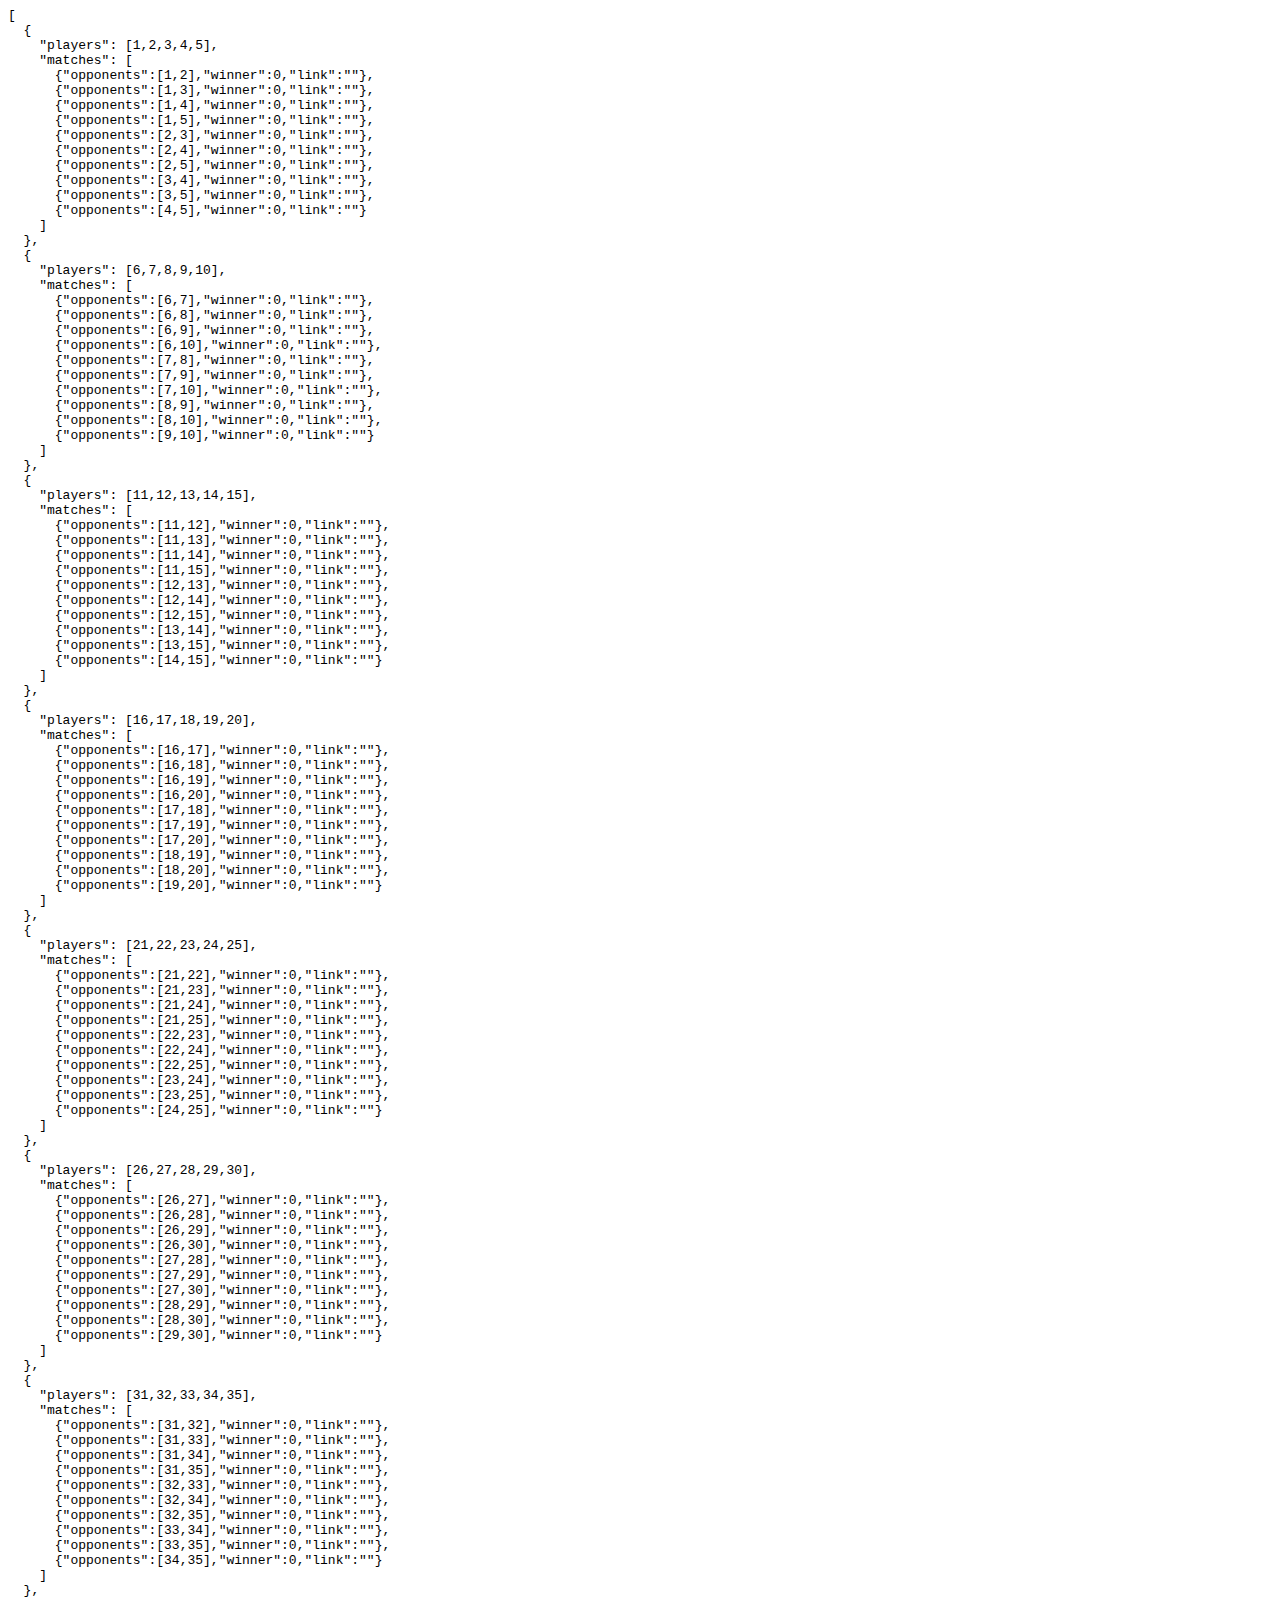
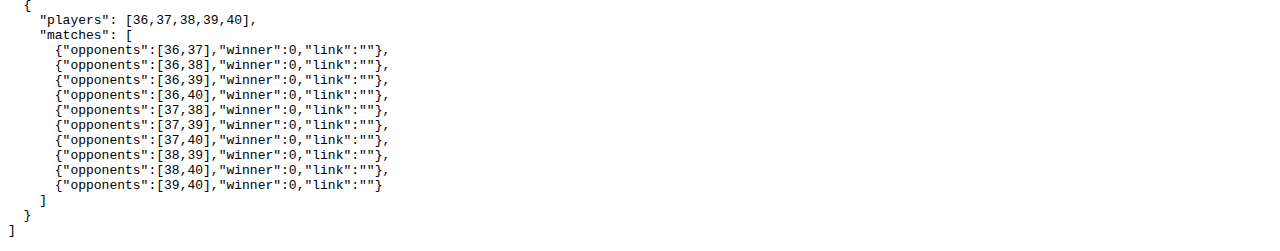
<file: generateGroups.html>
<body>
    <pre id="json-display"></pre>
</body>
<script>
        const playerAmount = 40;
        const groupAmount = 8; 
        const playersPerGroup = 5;
        const pre = document.getElementById("json-display");

        let groups = [];
        let result = [];
        let player = 1;

        for (let i = 0; i < groupAmount; i++) {
            let group = [];
            for (let j = 0; j < playersPerGroup; j++) {
                if (player <= playerAmount) {
                    group.push(player);
                }
                player++;
            }
            groups.push(group);
        }

        pre.textContent += "["
        groups.forEach(group => {
            let matches = [];
            for (let i = 0; i < group.length; i++) {
                for (let j = i + 1; j < group.length; j++) {
                    matches.push({
                        opponents: [group[i],group[j]],
                        winner: 0,
                        link: ""
                    });
                }
            }
            pre.textContent += "\n  {\n    \"players\": "+JSON.stringify(group)+",\n    ";
            pre.textContent += "\"matches\": [\n      "+matches.map(group => JSON.stringify(group)).join(",\n      ")+"\n    ]\n  },";
        });
        pre.textContent = pre.textContent.slice(0, -1)+"\n]";
</script>
</file>
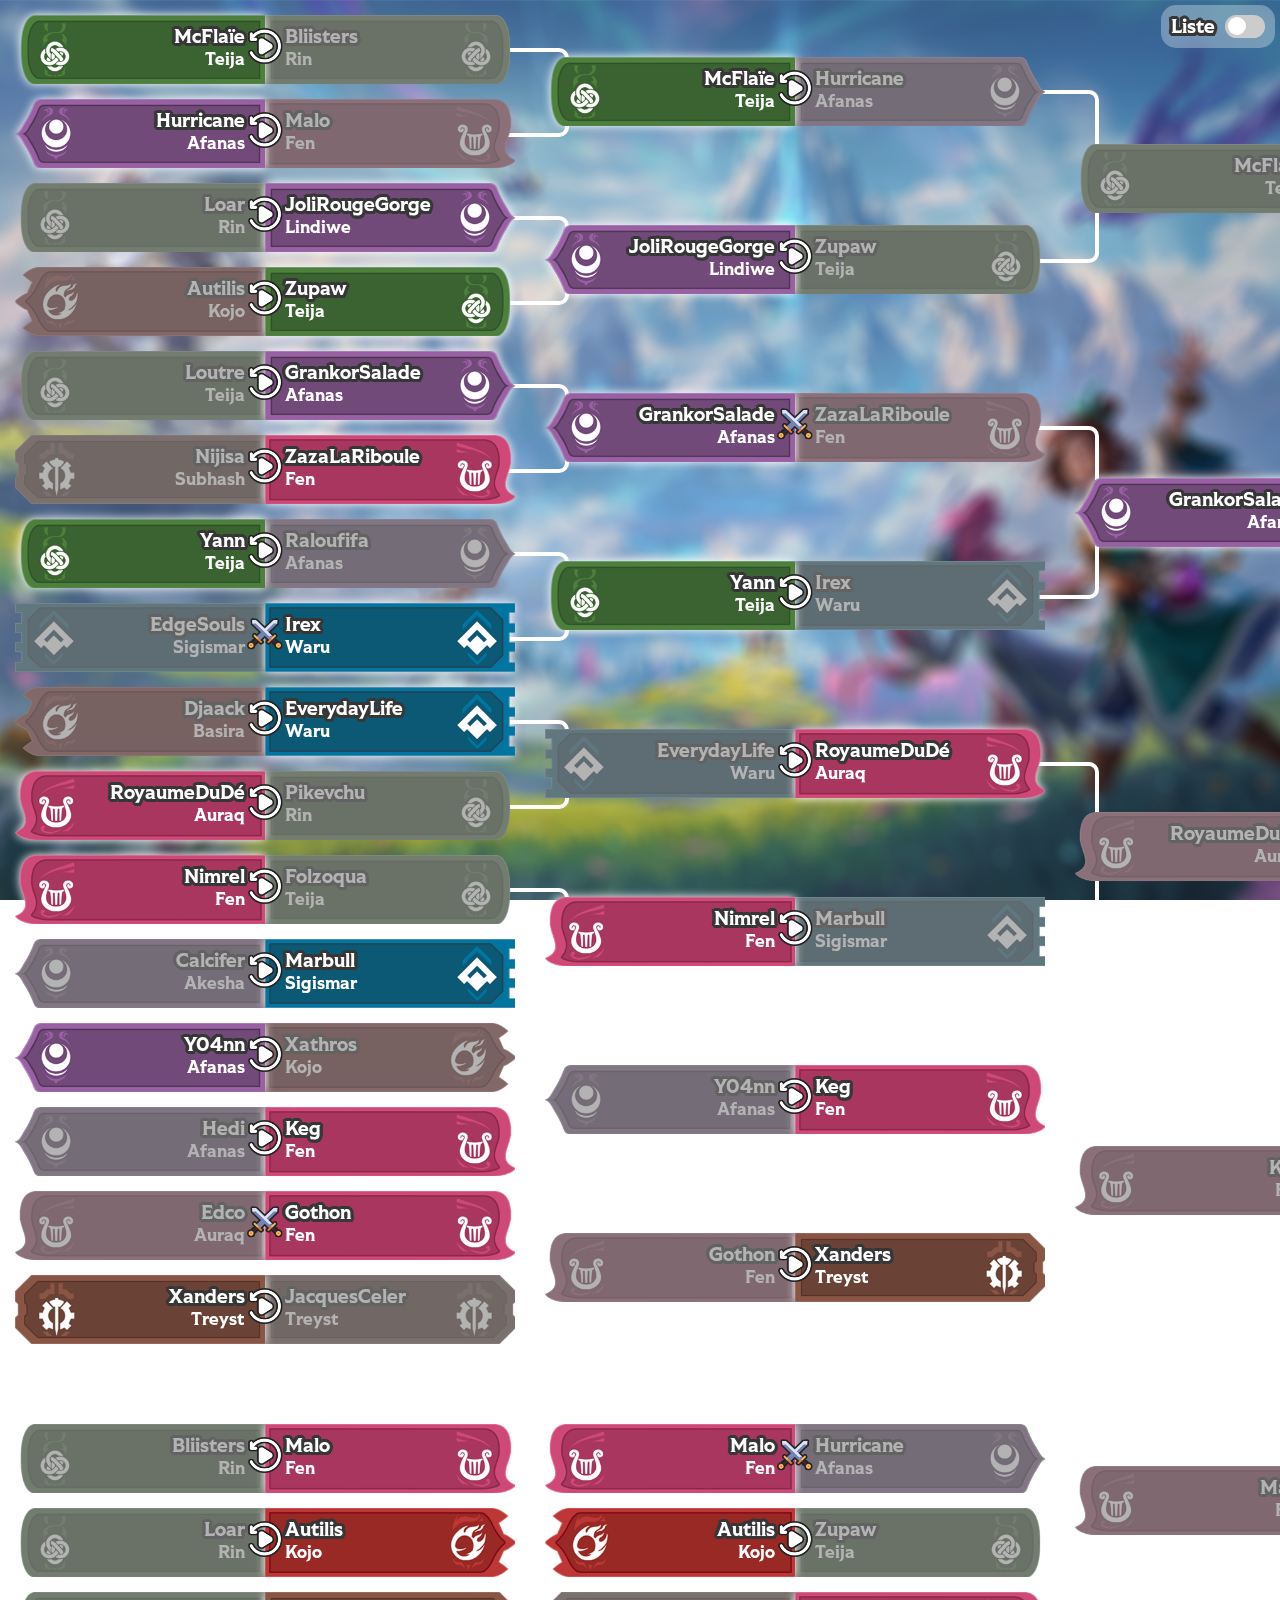
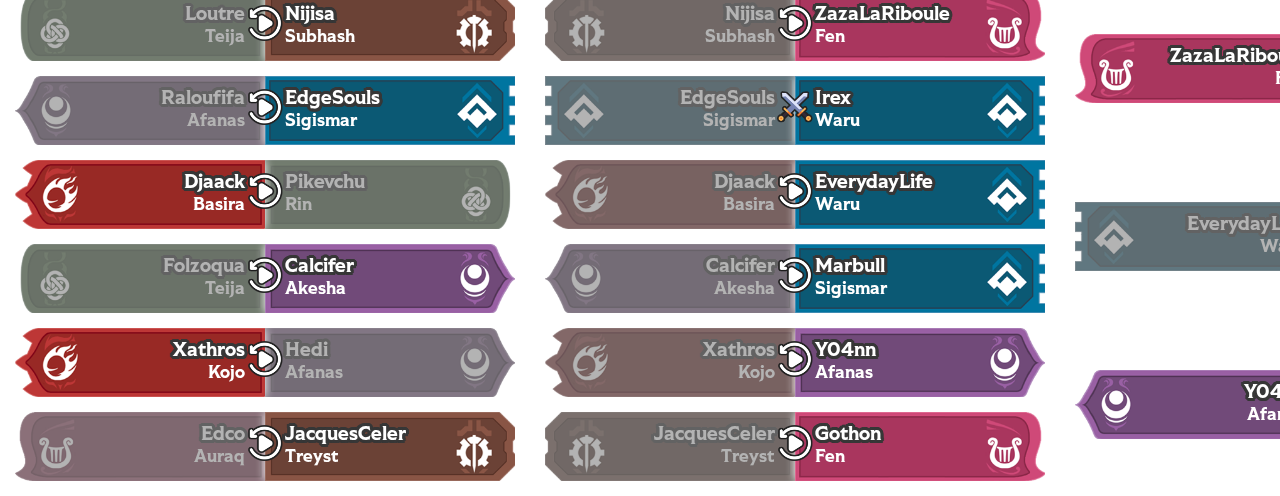
<file: main.html>
<head>
    <meta charset="UTF-8">
    <title>Altered Rennes Cup</title>
    <link rel="icon" type="image/png" href="images/favicon.png">
</head>
<style>
    @font-face {
        font-family: 'Tiller';
        font-weight: 300;
        src:  url('../images/Tiller-Demi.otf') format('opentype');
    }
    @font-face {
        font-family: 'Tiller';
        font-weight: 600;
        src:  url('../images/Tiller-Bold.otf') format('opentype');
    }
    @font-face {
        font-family: 'Work Sans';
        font-style: normal;
        font-weight: 300;
        src: url(https://fonts.gstatic.com/s/worksans/v19/QGY_z_wNahGAdqQ43RhVcIgYT2Xz5u32KxfXBiEJow.ttf) format('truetype');
    }
    @font-face {
        font-family: 'Work Sans';
        font-style: normal;
        font-weight: 400;
        src: url(https://fonts.gstatic.com/s/worksans/v19/QGY_z_wNahGAdqQ43RhVcIgYT2Xz5u32K0nXBiEJow.ttf) format('truetype');
    }
    @font-face {
        font-family: 'Work Sans';
        font-style: normal;
        font-weight: 600;
        src: url(https://fonts.gstatic.com/s/worksans/v19/QGY_z_wNahGAdqQ43RhVcIgYT2Xz5u32K5fQBiEJow.ttf) format('truetype');
    }
    @font-face {
        font-family: 'Work Sans';
        font-style: normal;
        font-weight: 700;
        src: url(https://fonts.gstatic.com/s/worksans/v19/QGY_z_wNahGAdqQ43RhVcIgYT2Xz5u32K67QBiEJow.ttf) format('truetype');
    }
    body {
        padding: 0;
        margin: 0;
        background-image: url('images/bg.png');
        background-attachment: fixed;
        background-size: cover;
        background-position: center;
    }
    #winner-bracket, #loser-bracket {
        display: flex;
        align-items: center;
    }
    #winner-bracket {
        margin-bottom: 50px;
    }
    .match-box {
        display: flex;
        width: 500px;
        margin: 15px;
        color: white;
        font-family: "Tiller", sans-serif;
        font-size: 18px;
        font-weight: 700;
    }
    .match-box a {
        text-decoration: none;
        color: inherit;
    }
    .match-box .player-box {
        background-size: cover;
        width: 230px;
        height: 59px;
        display: inline-block;
        padding-top: 10px;
    }
    .match-box h2 {
        font-size: 20px;
        text-shadow: rgb(55, 55, 55) 3px 0px 0px, rgb(55, 55, 55) 2.83487px 0.981584px 0px, rgb(55, 55, 55) 2.35766px 1.85511px 0px, rgb(55, 55, 55) 1.62091px 2.52441px 0px, rgb(55, 55, 55) 0.705713px 2.91581px 0px, rgb(55, 55, 55) -0.287171px 2.98622px 0px, rgb(55, 55, 55) -1.24844px 2.72789px 0px, rgb(55, 55, 55) -2.07227px 2.16926px 0px, rgb(55, 55, 55) -2.66798px 1.37182px 0px, rgb(55, 55, 55) -2.96998px 0.42336px 0px, rgb(55, 55, 55) -2.94502px -0.571704px 0px, rgb(55, 55, 55) -2.59586px -1.50383px 0px, rgb(55, 55, 55) -1.96093px -2.27041px 0px, rgb(55, 55, 55) -1.11013px -2.78704px 0px, rgb(55, 55, 55) -0.137119px -2.99686px 0px, rgb(55, 55, 55) 0.850987px -2.87677px 0px, rgb(55, 55, 55) 1.74541px -2.43999px 0px, rgb(55, 55, 55) 2.44769px -1.73459px 0px, rgb(55, 55, 55) 2.88051px -0.838247px 0px;
        margin: 0;
    }
    .player-box.winner {
        filter: drop-shadow(0px 0px 5px white);
        z-index: 1;
    }
    .player-box.loser {
        filter: contrast(0.4) grayscale(0.5);
    }
    .player-box:first-child {
        padding-right: 20px;
        text-align: right;
    }
    .player-box:last-child {
        padding-left: 20px;
        text-align: left;
    }
    .match-box:before {
        content: "";
        position: absolute;
        margin-left: 450px;
        display: block;
        width: 100px;
        z-index: -1;
    }
    .match-box:nth-child(2n):before {   
        margin-top: -3px;
        height: 37px;
        border-bottom-right-radius: 10px;
        border-right: 4px solid #ffffff;
        border-bottom: 4px solid #ffffff; 
    }
    .match-box:nth-child(2n+1):before {
        margin-top: 33px;
        height: 37px;
        border-top-right-radius: 10px;
        border-right: 4px solid #ffffff;
        border-top: 4px solid #ffffff;
    }
    #winner-bracket .container:nth-child(2) .match-box:before {
        height: 50px;
    }
    #winner-bracket .container:nth-child(2) .match-box:nth-child(2n):before {
        margin-top: -16px;
    }
    #winner-bracket .container:nth-child(3) .match-box:before {
        height: 131px;
    }
    #winner-bracket .container:nth-child(3) .match-box:nth-child(2n):before {
        margin-top: -97px;
    }
    #winner-bracket .container:nth-child(4) .match-box:before {
        height: 301px;
    }
    #winner-bracket .container:nth-child(4) .match-box:nth-child(2n):before {
        margin-top: -267px;
    }
    #winner-bracket .container:nth-child(2) .match-box:not(:first-child):not(:last-child) {
        margin: 99px 15px;
    }
    #winner-bracket .container:nth-child(3) .match-box:not(:first-child):not(:last-child) {
        margin: 265px 15px;
    }
    #winner-bracket .container:nth-child(4) .match-box:first-child {
        margin-bottom: 600px;
    }
    #winner-bracket .container:nth-child(5) .match-box:before {  
        border-right: none;
    }
    #winner-bracket .container:nth-child(6) .match-box:before {  
        border: none;
    }
    .bga-link {
        background-image: url('images/replay.png');
    }
    .bga-link:hover {
        filter: drop-shadow(0px 0px 5px #ffffff) drop-shadow(0px 0px 2px #ffffff);
        transform: scale(1.3);
    }
    .physic-icon {
        background-image: url('images/vs.png');
    }
    .physic-icon, .bga-link {
        display: block;
        position:absolute;
        margin-left: 232px;
        margin-top: 13px;
        height: 36px;
        width: 36px;
        background-size: cover;
        z-index: 2;
        transition: all 0.25s ease-out;
    }
    #winner-bracket .container:last-child .match-box .physic-icon, 
    #winner-bracket .container:last-child .match-box .bga-link {
        margin-left: 382px;
        margin-top: 27px;
    }
    /* LOOSER */
    #loser-bracket .container:nth-child(2n+1) .match-box:before {  
        border-right: none;
    }
    #loser-bracket .container:last-child .match-box:last-child:before {
        height: 1040px;
        width: 826px;
        margin-top: -1040px;
        margin-left: -578px;
    }
    #loser-bracket .container:nth-child(4) .match-box:before {
        height: 50px;
    }
    #loser-bracket .container:nth-child(4) .match-box:nth-child(2n):before {
        margin-top: -16px;
    }
    #loser-bracket .container:nth-child(6) .match-box:before {
        height: 131px;
    }
    #loser-bracket .container:nth-child(6) .match-box:nth-child(2n):before {
        margin-top: -97px;
    }
    #loser-bracket .container:nth-child(3) .match-box:not(:first-child):not(:last-child),
    #loser-bracket .container:nth-child(4) .match-box:not(:first-child):not(:last-child) {
        margin: 99px 15px;
    }
    #loser-bracket .container:nth-child(5) .match-box:first-child,
    #loser-bracket .container:nth-child(6) .match-box:first-child {
        margin-bottom: 265px;
    }
    /* FINALE */
    #winner-bracket .container:last-child .match-box {
        width: 800px;
    }
    #winner-bracket .container:last-child .match-box .player-box {
        width: 380px;
        height: 100px;
        font-size: 24px;
        padding-top: 10px;
    }
    #winner-bracket .container:last-child .match-box .player-box:first-child {
        padding-right: 20px;
    }
    #winner-bracket .container:last-child .match-box .player-box:last-child {
        padding-left: 20px;
    }
    #winner-bracket .container:last-child .match-box .player-box h2 {
        font-size: 28px;
    }
    .score-box {
        position: absolute;
        z-index: 2;
        text-shadow: rgb(55, 55, 55) 5px 0px 0px, rgb(55, 55, 55) 4.90033px 0.993347px 0px, rgb(55, 55, 55) 4.60531px 1.94709px 0px, rgb(55, 55, 55) 4.12668px 2.82321px 0px, rgb(55, 55, 55) 3.48353px 3.58678px 0px, rgb(55, 55, 55) 2.70151px 4.20736px 0px, rgb(55, 55, 55) 1.81179px 4.6602px 0px, rgb(55, 55, 55) 0.849836px 4.92725px 0px, rgb(55, 55, 55) -0.145998px 4.99787px 0px, rgb(55, 55, 55) -1.13601px 4.86924px 0px, rgb(55, 55, 55) -2.08073px 4.54649px 0px, rgb(55, 55, 55) -2.94251px 4.04248px 0px, rgb(55, 55, 55) -3.68697px 3.37732px 0px, rgb(55, 55, 55) -4.28444px 2.57751px 0px, rgb(55, 55, 55) -4.71111px 1.67494px 0px, rgb(55, 55, 55) -4.94996px 0.7056px 0px, rgb(55, 55, 55) -4.99147px -0.291871px 0px, rgb(55, 55, 55) -4.83399px -1.27771px 0px, rgb(55, 55, 55) -4.48379px -2.2126px 0px, rgb(55, 55, 55) -3.95484px -3.05929px 0px, rgb(55, 55, 55) -3.26822px -3.78401px 0px, rgb(55, 55, 55) -2.4513px -4.35788px 0px, rgb(55, 55, 55) -1.53666px -4.75801px 0px, rgb(55, 55, 55) -0.560763px -4.96845px 0px, rgb(55, 55, 55) 0.437495px -4.98082px 0px, rgb(55, 55, 55) 1.41831px -4.79462px 0px, rgb(55, 55, 55) 2.34258px -4.41727px 0px, rgb(55, 55, 55) 3.17346px -3.86382px 0px, rgb(55, 55, 55) 3.87783px -3.15633px 0px, rgb(55, 55, 55) 4.4276px -2.32301px 0px, rgb(55, 55, 55) 4.80085px -1.39708px 0px, rgb(55, 55, 55) 4.98271px -0.415447px 0px;
        width: 800px;
        text-align: center;
        font-size: 36px;
        font-weight: 600;
        margin-top: 80px;
    }
    /* SMALL */
    #small-container {
        display: flex;
        flex-direction: row;
        justify-content: center;
        flex-wrap: wrap;
        margin:10px;
    }
    #small-container h1 {
        font-size: 20px;
        width: 100%;
        text-align: center;
        font-family: "Tiller", sans-serif;
        font-weight: 700;
        color: #fff;
        text-shadow: rgb(55, 55, 55) 3px 0px 0px, rgb(55, 55, 55) 2.83487px 0.981584px 0px, rgb(55, 55, 55) 2.35766px 1.85511px 0px, rgb(55, 55, 55) 1.62091px 2.52441px 0px, rgb(55, 55, 55) 0.705713px 2.91581px 0px, rgb(55, 55, 55) -0.287171px 2.98622px 0px, rgb(55, 55, 55) -1.24844px 2.72789px 0px, rgb(55, 55, 55) -2.07227px 2.16926px 0px, rgb(55, 55, 55) -2.66798px 1.37182px 0px, rgb(55, 55, 55) -2.96998px 0.42336px 0px, rgb(55, 55, 55) -2.94502px -0.571704px 0px, rgb(55, 55, 55) -2.59586px -1.50383px 0px, rgb(55, 55, 55) -1.96093px -2.27041px 0px, rgb(55, 55, 55) -1.11013px -2.78704px 0px, rgb(55, 55, 55) -0.137119px -2.99686px 0px, rgb(55, 55, 55) 0.850987px -2.87677px 0px, rgb(55, 55, 55) 1.74541px -2.43999px 0px, rgb(55, 55, 55) 2.44769px -1.73459px 0px, rgb(55, 55, 55) 2.88051px -0.838247px 0px;
        margin: 0;
    }
    #small-container h2.loser {
        opacity: 0.6;
        filter: grayscale(0.7);
    }
    .small-box {
        display: flex;
        flex-direction: column;
        width: 142px;
        height: 46px;
        background-image: url('images/small-ui/box.png');
        background-size: cover;
        color: #373737;
        font-family: "Tiller", sans-serif;
        font-size: 10px;
        font-weight: 700;
        padding: 4px 10px;
        margin: 4px;
    }
    .small-box h2 {
        margin: 0;
    }
    .small-box img {
        width:21px;
        height:21px;
        margin-top: 2px;
        margin-bottom: -6px;
    }
    .small-box h2:first-child {
        text-align: left;
    }
    .small-box h2:last-child {
        text-align: right;
    }
    .ui {
        position:fixed;
        display: flex;
        z-index: 3;
        right: 0;
        top: 0;
        background-color: rgba(255, 255, 255, 0.3);
        margin: 5px;
        border-radius: 15px;
    }
    .switch {
        position: relative;
        display: inline-block;
        margin: 10px 10px 0 0;
        width: 40px;
        height: 23px;
    }

    .switch input { 
        opacity: 0;
        width: 0;
        height: 0;
    }

    .slider {
        position: absolute;
        cursor: pointer;
        top: 0;
        left: 0;
        right: 0;
        bottom: 0;
        background-color: #ccc;
        -webkit-transition: .4s;
        transition: .4s;
    }

    .slider:before {
        position: absolute;
        content: "";
        height: 18px;
        width: 18px;
        left: 3px;
        bottom: 3px;
        background-color: white;
        -webkit-transition: .4s;
        transition: .4s;
    }

    input:checked + .slider {
        background-color: #2196F3;
    }

    input:focus + .slider {
        box-shadow: 0 0 1px #2196F3;
    }

    input:checked + .slider:before {
        -webkit-transform: translateX(16px);
        -ms-transform: translateX(16px);
        transform: translateX(16px);
    }

    /* Rounded sliders */
    .slider.round {
        border-radius: 23px;
    }

    .slider.round:before {
        border-radius: 50%;
    }
    .label {
        display: inline-block;
        height: 23px;
        margin: 10px;
        font-size: 20px;
        font-family: "Tiller", sans-serif;
        font-weight: 700;
        color: #fff;
        text-shadow: rgb(55, 55, 55) 3px 0px 0px, rgb(55, 55, 55) 2.83487px 0.981584px 0px, rgb(55, 55, 55) 2.35766px 1.85511px 0px, rgb(55, 55, 55) 1.62091px 2.52441px 0px, rgb(55, 55, 55) 0.705713px 2.91581px 0px, rgb(55, 55, 55) -0.287171px 2.98622px 0px, rgb(55, 55, 55) -1.24844px 2.72789px 0px, rgb(55, 55, 55) -2.07227px 2.16926px 0px, rgb(55, 55, 55) -2.66798px 1.37182px 0px, rgb(55, 55, 55) -2.96998px 0.42336px 0px, rgb(55, 55, 55) -2.94502px -0.571704px 0px, rgb(55, 55, 55) -2.59586px -1.50383px 0px, rgb(55, 55, 55) -1.96093px -2.27041px 0px, rgb(55, 55, 55) -1.11013px -2.78704px 0px, rgb(55, 55, 55) -0.137119px -2.99686px 0px, rgb(55, 55, 55) 0.850987px -2.87677px 0px, rgb(55, 55, 55) 1.74541px -2.43999px 0px, rgb(55, 55, 55) 2.44769px -1.73459px 0px, rgb(55, 55, 55) 2.88051px -0.838247px 0px;
    }
</style>
<body>
    <div class="ui">
        <div class="label">Liste</div>
        <label class="switch">
            <input type="checkbox" id="small-view-toggle">
            <span class="slider round"></span>
        </label>
    </div>
    <div id="big-container">
        <div id="winner-bracket"></div>
        <div id="loser-bracket"></div>
    </div>
    <div id="small-container"></div>
    <script src="data.js"></script>
    <script>
        const winners = [data.players, [], [], [], [], []];
        const losers = [[], [], [], [], [], [], [], []];
        const noPlayer = { id: 0, name: "", hero: "", bg: "z" };
        let finale = [noPlayer, noPlayer];
        function createMatchBox(player1, player2, match) {
            const matchBox = document.createElement("div");
            matchBox.className = "match-box";
            const playerBox1 = document.createElement("div");
            playerBox1.className = "player-box";
            playerBox1.style.backgroundImage = "url('images/"+player1.bg+"-banner.png')";
            playerBox1.innerHTML = `<a href="https://www.altered.gg/decks/${player1.deck}" target="_blank"><h2>${player1.name}</h2><span>${player1.hero}</span></a>`;

            const playerBox2 = document.createElement("div");
            playerBox2.className = "player-box";
            playerBox2.style.backgroundImage = "url('images/"+player2.bg+"-banner-r.png')";
            playerBox2.innerHTML = `<a href="https://www.altered.gg/decks/${player2.deck}" target="_blank"><h2>${player2.name}</h2><span>${player2.hero}</span></a>`;

            if(match.status == 1) {
                playerBox1.classList.add('winner');
                playerBox2.classList.add('loser');
            }
            else if(match.status == 2) {
                playerBox1.classList.add('loser');
                playerBox2.classList.add('winner');
            }

            matchBox.appendChild(playerBox1);

            if(match.status > 0) {
                let separationBox;
                if(match.bgaId != "") {
                    separationBox = document.createElement("a");
                    separationBox.className = "bga-link";
                    separationBox.target = "_blank";
                    separationBox.href = "https://boardgamearena.com/table?table=" + match.bgaId;
                }
                else {
                    separationBox = document.createElement("div");
                    separationBox.className = "physic-icon";
                }
                matchBox.appendChild(separationBox);
            }

            if(match.score) {
                const scoreBox = document.createElement("div");
                scoreBox.className = "score-box";
                scoreBox.innerHTML = match.score;
                matchBox.appendChild(scoreBox);
            }

            matchBox.appendChild(playerBox2);

            return matchBox;
        }
        function createSmallMatchBox(player1, player2, match) {
            const matchBox = document.createElement("div");
            const player1Line = document.createElement("h2");
            const player2Line = document.createElement("h2");
            matchBox.className = "small-box";
            player1Line.innerHTML = `<img src="images/small-ui/logo-${player1.bg}.png" /> ${player1.name}`;
            player2Line.innerHTML = `${player2.name} <img src="images/small-ui/logo-${player2.bg}.png" />`;
            if(match.status > 0) {
                matchBox.style.backgroundImage = "url('images/small-ui/box1.png')";
                if(match.status == 1) {
                    player2Line.className = 'loser';
                }
                else {
                    player1Line.className = 'loser';
                }
            }

            matchBox.appendChild(player1Line);
            matchBox.appendChild(player2Line);

            return matchBox;
        }

        for (let i = 0; i < data.matchs.winner.length; i++) {
            const container = document.createElement("div");
            container.className = "container";

            const smallTitle = document.createElement("h1");
            smallTitle.innerHTML = `Winner - Round ${i+1}`;
            document.querySelector("#small-container").appendChild(smallTitle);

            for (let j = 0; j < data.matchs.winner[i].length; j++) {
                let round = i < 2 ? i : i*2-1;
                if(round > 0) {
                    losers[round].push(noPlayer);
                }
                if(data.matchs.winner[i][j].status == 1) {
                    winners[i+1].push(winners[i][j*2]);
                    losers[round].push(winners[i][j*2+1]);
                }
                else if(data.matchs.winner[i][j].status == 2) {
                    winners[i+1].push(winners[i][j*2+1]);
                    losers[round].push(winners[i][j*2]);
                }
                else {
                    winners[i+1].push(noPlayer);
                    losers[round].push(noPlayer);
                }
                if(i == data.matchs.winner.length-1 && data.matchs.winner[i][j].status > 0){
                    finale[0] = (data.matchs.winner[i][j].status == 1 ? winners[i][j*2] : winners[i][j*2+1]);
                }
                const matchBox = createMatchBox(winners[i][j*2], winners[i][j*2+1], data.matchs.winner[i][j]);
                const smallMatchBox = createSmallMatchBox(winners[i][j*2], winners[i][j*2+1], data.matchs.winner[i][j]);
                document.querySelector("#small-container").appendChild(smallMatchBox);
                container.appendChild(matchBox);
            }
            document.querySelector("#winner-bracket").appendChild(container);
        }

        for (let i = 0; i < data.matchs.loser.length; i++) {
            const container = document.createElement("div");
            container.className = "container";

            const smallTitle = document.createElement("h1");
            smallTitle.innerHTML = `Loser - Round ${i+1}`;
            document.querySelector("#small-container").appendChild(smallTitle);

            for (let j = 0; j < data.matchs.loser[i].length; j++) {
                if(losers[i+1]){
                    if(data.matchs.loser[i][j].status == 1) {
                        losers[i+1][i % 2 == 0 ? j*2 : j] = losers[i][j*2];
                    }
                    else if(data.matchs.loser[i][j].status == 2) {
                        losers[i+1][i % 2 == 0 ? j*2 : j] = losers[i][j*2+1];
                    }
                    else {
                        losers[i+1][i % 2 == 0 ? j*2 : j] = noPlayer;
                    }
                }
                if(i == data.matchs.loser.length-1 && data.matchs.loser[i][j].status > 0){
                    finale[1] = (data.matchs.loser[i][j].status == 1 ? losers[i][j*2] : losers[i][j*2+1]);
                }
                const matchBox = createMatchBox(losers[i][j*2], losers[i][j*2+1], data.matchs.loser[i][j]);
                const smallMatchBox = createSmallMatchBox(losers[i][j*2], losers[i][j*2+1], data.matchs.loser[i][j]);
                document.querySelector("#small-container").appendChild(smallMatchBox);
                container.appendChild(matchBox);
            }
            document.querySelector("#loser-bracket").appendChild(container);
        }

        const finaleBox = createMatchBox(finale[0], finale[1], data.matchs.finale);
        const finaleSmallBox = createSmallMatchBox(finale[0], finale[1], data.matchs.finale);
        const container = document.createElement("div");
        const smallTitle = document.createElement("h1");
        smallTitle.innerHTML = 'Finale';
        container.className = "container";
        container.appendChild(finaleBox);
        document.querySelector("#small-container").appendChild(smallTitle);
        document.querySelector("#small-container").appendChild(finaleSmallBox);
        document.querySelector("#winner-bracket").appendChild(container);

        const toggle = document.querySelector("#small-view-toggle");
        document.querySelector("#small-container").style.display = 'none';
        toggle.addEventListener("change", (e) => {
            if(toggle.checked){
                document.querySelector("#big-container").style.display = 'none';
                document.querySelector("#small-container").style.display = 'flex';
            }
            else {
                document.querySelector("#big-container").style.display = 'block';
                document.querySelector("#small-container").style.display = 'none';
            }
        });
    </script>
</body>
</file>
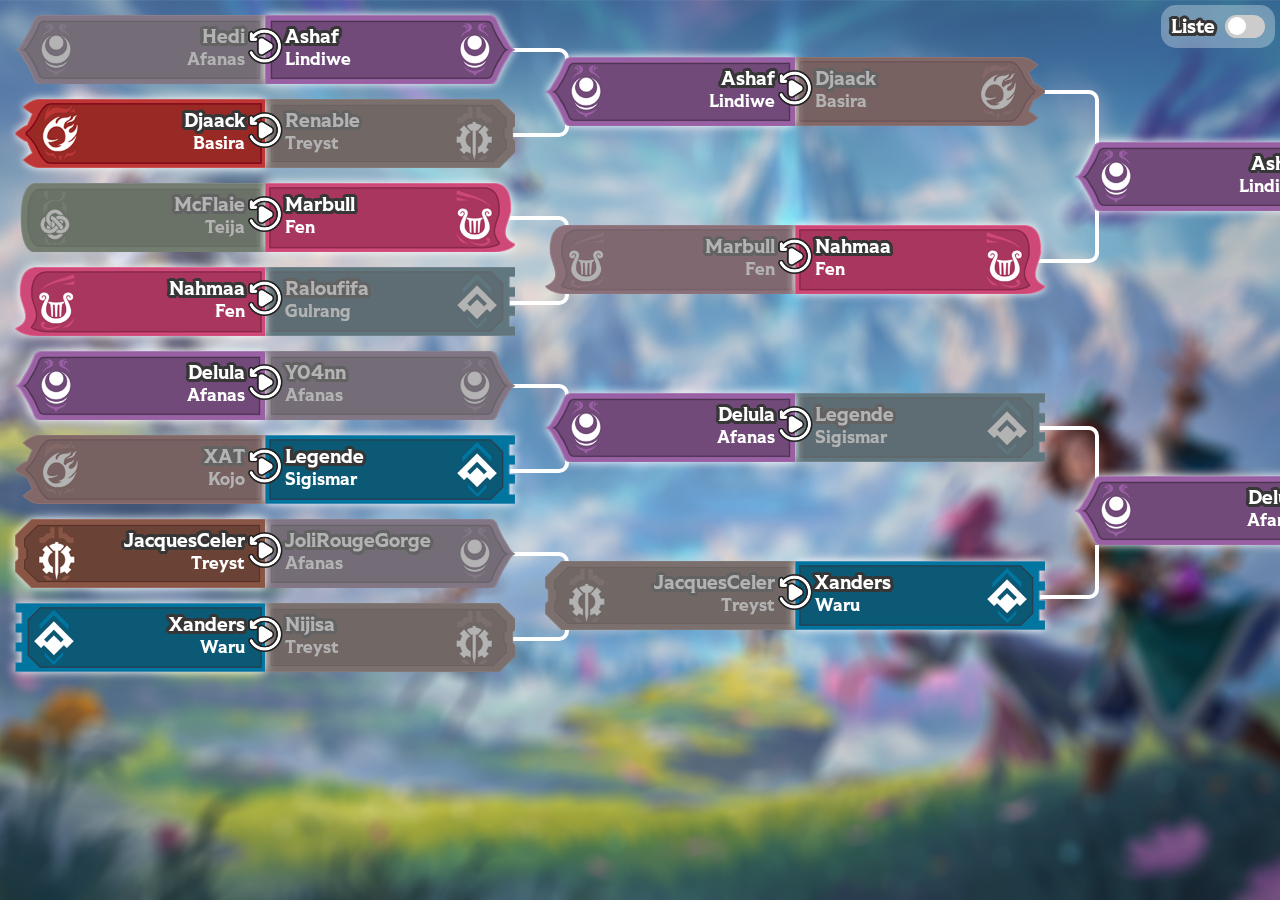
<file: saison-2.html>
<head>
    <meta charset="UTF-8">
    <title>Altered Rennes Cup - Saison 2</title>
    <link rel="icon" type="image/png" href="images/favicon.png">
</head>
<style>
    @font-face {
        font-family: 'Tiller';
        font-weight: 300;
        src:  url('../images/Tiller-Demi.otf') format('opentype');
    }
    @font-face {
        font-family: 'Tiller';
        font-weight: 600;
        src:  url('../images/Tiller-Bold.otf') format('opentype');
    }
    @font-face {
        font-family: 'Work Sans';
        font-style: normal;
        font-weight: 300;
        src: url(https://fonts.gstatic.com/s/worksans/v19/QGY_z_wNahGAdqQ43RhVcIgYT2Xz5u32KxfXBiEJow.ttf) format('truetype');
    }
    @font-face {
        font-family: 'Work Sans';
        font-style: normal;
        font-weight: 400;
        src: url(https://fonts.gstatic.com/s/worksans/v19/QGY_z_wNahGAdqQ43RhVcIgYT2Xz5u32K0nXBiEJow.ttf) format('truetype');
    }
    @font-face {
        font-family: 'Work Sans';
        font-style: normal;
        font-weight: 600;
        src: url(https://fonts.gstatic.com/s/worksans/v19/QGY_z_wNahGAdqQ43RhVcIgYT2Xz5u32K5fQBiEJow.ttf) format('truetype');
    }
    @font-face {
        font-family: 'Work Sans';
        font-style: normal;
        font-weight: 700;
        src: url(https://fonts.gstatic.com/s/worksans/v19/QGY_z_wNahGAdqQ43RhVcIgYT2Xz5u32K67QBiEJow.ttf) format('truetype');
    }
    body {
        padding: 0;
        margin: 0;
        background-image: url('images/bg.png');
        background-attachment: fixed;
        background-size: cover;
        background-position: center;
    }
    #winner-bracket, #loser-bracket {
        display: flex;
        align-items: center;
    }
    #winner-bracket {
        margin-bottom: 50px;
    }
    .match-box {
        display: flex;
        width: 500px;
        margin: 15px;
        color: white;
        font-family: "Tiller", sans-serif;
        font-size: 18px;
        font-weight: 700;
    }
    .match-box a {
        text-decoration: none;
        color: inherit;
    }
    .match-box .player-box {
        background-size: cover;
        width: 230px;
        height: 59px;
        display: inline-block;
        padding-top: 10px;
    }
    .match-box h2 {
        font-size: 20px;
        text-shadow: rgb(55, 55, 55) 3px 0px 0px, rgb(55, 55, 55) 2.83487px 0.981584px 0px, rgb(55, 55, 55) 2.35766px 1.85511px 0px, rgb(55, 55, 55) 1.62091px 2.52441px 0px, rgb(55, 55, 55) 0.705713px 2.91581px 0px, rgb(55, 55, 55) -0.287171px 2.98622px 0px, rgb(55, 55, 55) -1.24844px 2.72789px 0px, rgb(55, 55, 55) -2.07227px 2.16926px 0px, rgb(55, 55, 55) -2.66798px 1.37182px 0px, rgb(55, 55, 55) -2.96998px 0.42336px 0px, rgb(55, 55, 55) -2.94502px -0.571704px 0px, rgb(55, 55, 55) -2.59586px -1.50383px 0px, rgb(55, 55, 55) -1.96093px -2.27041px 0px, rgb(55, 55, 55) -1.11013px -2.78704px 0px, rgb(55, 55, 55) -0.137119px -2.99686px 0px, rgb(55, 55, 55) 0.850987px -2.87677px 0px, rgb(55, 55, 55) 1.74541px -2.43999px 0px, rgb(55, 55, 55) 2.44769px -1.73459px 0px, rgb(55, 55, 55) 2.88051px -0.838247px 0px;
        margin: 0;
    }
    .player-box.winner {
        filter: drop-shadow(0px 0px 5px white);
        z-index: 1;
    }
    .player-box.loser {
        filter: contrast(0.4) grayscale(0.5);
    }
    .player-box:first-child {
        padding-right: 20px;
        text-align: right;
    }
    .player-box:last-child {
        padding-left: 20px;
        text-align: left;
    }
    .match-box:before {
        content: "";
        position: absolute;
        margin-left: 450px;
        display: block;
        width: 100px;
        z-index: -1;
    }
    .match-box:nth-child(2n):before {   
        margin-top: -3px;
        height: 37px;
        border-bottom-right-radius: 10px;
        border-right: 4px solid #ffffff;
        border-bottom: 4px solid #ffffff; 
    }
    .match-box:nth-child(2n+1):before {
        margin-top: 33px;
        height: 37px;
        border-top-right-radius: 10px;
        border-right: 4px solid #ffffff;
        border-top: 4px solid #ffffff;
    }
    #winner-bracket .container:nth-child(2) .match-box:before {
        height: 50px;
    }
    #winner-bracket .container:nth-child(2) .match-box:nth-child(2n):before {
        margin-top: -16px;
    }
    #winner-bracket .container:nth-child(3) .match-box:before {
        height: 131px;
    }
    #winner-bracket .container:nth-child(3) .match-box:nth-child(2n):before {
        margin-top: -97px;
    }
    #winner-bracket .container:nth-child(2) .match-box:not(:first-child):not(:last-child) {
        margin: 99px 15px;
    }
    #winner-bracket .container:nth-child(3) .match-box:last-child {
        margin-top: 265px;
    }
    #winner-bracket .container:nth-child(4) .match-box:first-child {
        margin-left: 0px;
    }
    #winner-bracket .container:nth-child(5) .match-box:before {  
        border-right: none;
    }
    #winner-bracket .container:nth-child(6) .match-box:before {  
        border: none;
    }
    .bga-link {
        background-image: url('images/replay.png');
    }
    .bga-link:hover {
        filter: drop-shadow(0px 0px 5px #ffffff) drop-shadow(0px 0px 2px #ffffff);
        transform: scale(1.3);
    }
    .physic-icon {
        background-image: url('images/vs.png');
    }
    .physic-icon, .bga-link {
        display: block;
        position:absolute;
        margin-left: 232px;
        margin-top: 13px;
        height: 36px;
        width: 36px;
        background-size: cover;
        z-index: 2;
        transition: all 0.25s ease-out;
    }
    #winner-bracket .container:last-child .match-box .physic-icon, 
    #winner-bracket .container:last-child .match-box .bga-link {
        margin-left: 382px;
        margin-top: 27px;
    }
    /* LOOSER */
    #loser-bracket .container:nth-child(2n+1) .match-box:before {  
        border-right: none;
    }
    #loser-bracket .container:last-child .match-box:last-child:before {
        height: 1040px;
        width: 826px;
        margin-top: -1040px;
        margin-left: -578px;
    }
    #loser-bracket .container:nth-child(4) .match-box:before {
        height: 50px;
    }
    #loser-bracket .container:nth-child(4) .match-box:nth-child(2n):before {
        margin-top: -16px;
    }
    #loser-bracket .container:nth-child(6) .match-box:before {
        height: 131px;
    }
    #loser-bracket .container:nth-child(6) .match-box:nth-child(2n):before {
        margin-top: -97px;
    }
    #loser-bracket .container:nth-child(3) .match-box:not(:first-child):not(:last-child),
    #loser-bracket .container:nth-child(4) .match-box:not(:first-child):not(:last-child) {
        margin: 99px 15px;
    }
    #loser-bracket .container:nth-child(5) .match-box:first-child,
    #loser-bracket .container:nth-child(6) .match-box:first-child {
        margin-bottom: 265px;
    }
    /* FINALE */
    #winner-bracket .container:last-child .match-box {
        width: 800px;
    }
    #winner-bracket .container:last-child .match-box .player-box {
        width: 380px;
        height: 100px;
        font-size: 24px;
        padding-top: 10px;
    }
    #winner-bracket .container:last-child .match-box .player-box:first-child {
        padding-right: 20px;
    }
    #winner-bracket .container:last-child .match-box .player-box:last-child {
        padding-left: 20px;
    }
    #winner-bracket .container:last-child .match-box .player-box h2 {
        font-size: 28px;
    }
    .score-box {
        position: absolute;
        z-index: 2;
        text-shadow: rgb(55, 55, 55) 5px 0px 0px, rgb(55, 55, 55) 4.90033px 0.993347px 0px, rgb(55, 55, 55) 4.60531px 1.94709px 0px, rgb(55, 55, 55) 4.12668px 2.82321px 0px, rgb(55, 55, 55) 3.48353px 3.58678px 0px, rgb(55, 55, 55) 2.70151px 4.20736px 0px, rgb(55, 55, 55) 1.81179px 4.6602px 0px, rgb(55, 55, 55) 0.849836px 4.92725px 0px, rgb(55, 55, 55) -0.145998px 4.99787px 0px, rgb(55, 55, 55) -1.13601px 4.86924px 0px, rgb(55, 55, 55) -2.08073px 4.54649px 0px, rgb(55, 55, 55) -2.94251px 4.04248px 0px, rgb(55, 55, 55) -3.68697px 3.37732px 0px, rgb(55, 55, 55) -4.28444px 2.57751px 0px, rgb(55, 55, 55) -4.71111px 1.67494px 0px, rgb(55, 55, 55) -4.94996px 0.7056px 0px, rgb(55, 55, 55) -4.99147px -0.291871px 0px, rgb(55, 55, 55) -4.83399px -1.27771px 0px, rgb(55, 55, 55) -4.48379px -2.2126px 0px, rgb(55, 55, 55) -3.95484px -3.05929px 0px, rgb(55, 55, 55) -3.26822px -3.78401px 0px, rgb(55, 55, 55) -2.4513px -4.35788px 0px, rgb(55, 55, 55) -1.53666px -4.75801px 0px, rgb(55, 55, 55) -0.560763px -4.96845px 0px, rgb(55, 55, 55) 0.437495px -4.98082px 0px, rgb(55, 55, 55) 1.41831px -4.79462px 0px, rgb(55, 55, 55) 2.34258px -4.41727px 0px, rgb(55, 55, 55) 3.17346px -3.86382px 0px, rgb(55, 55, 55) 3.87783px -3.15633px 0px, rgb(55, 55, 55) 4.4276px -2.32301px 0px, rgb(55, 55, 55) 4.80085px -1.39708px 0px, rgb(55, 55, 55) 4.98271px -0.415447px 0px;
        width: 800px;
        text-align: center;
        font-size: 36px;
        font-weight: 600;
        margin-top: 80px;
    }
    /* SMALL */
    #small-container {
        display: flex;
        flex-direction: row;
        justify-content: center;
        flex-wrap: wrap;
        margin:10px;
    }
    #small-container h1 {
        font-size: 20px;
        width: 100%;
        text-align: center;
        font-family: "Tiller", sans-serif;
        font-weight: 700;
        color: #fff;
        text-shadow: rgb(55, 55, 55) 3px 0px 0px, rgb(55, 55, 55) 2.83487px 0.981584px 0px, rgb(55, 55, 55) 2.35766px 1.85511px 0px, rgb(55, 55, 55) 1.62091px 2.52441px 0px, rgb(55, 55, 55) 0.705713px 2.91581px 0px, rgb(55, 55, 55) -0.287171px 2.98622px 0px, rgb(55, 55, 55) -1.24844px 2.72789px 0px, rgb(55, 55, 55) -2.07227px 2.16926px 0px, rgb(55, 55, 55) -2.66798px 1.37182px 0px, rgb(55, 55, 55) -2.96998px 0.42336px 0px, rgb(55, 55, 55) -2.94502px -0.571704px 0px, rgb(55, 55, 55) -2.59586px -1.50383px 0px, rgb(55, 55, 55) -1.96093px -2.27041px 0px, rgb(55, 55, 55) -1.11013px -2.78704px 0px, rgb(55, 55, 55) -0.137119px -2.99686px 0px, rgb(55, 55, 55) 0.850987px -2.87677px 0px, rgb(55, 55, 55) 1.74541px -2.43999px 0px, rgb(55, 55, 55) 2.44769px -1.73459px 0px, rgb(55, 55, 55) 2.88051px -0.838247px 0px;
        margin: 0;
    }
    #small-container h2.loser {
        opacity: 0.6;
        filter: grayscale(0.7);
    }
    .small-box {
        display: flex;
        flex-direction: column;
        width: 142px;
        height: 46px;
        background-image: url('images/small-ui/box.png');
        background-size: cover;
        color: #373737;
        font-family: "Tiller", sans-serif;
        font-size: 10px;
        font-weight: 700;
        padding: 4px 10px;
        margin: 4px;
    }
    .small-box h2 {
        margin: 0;
    }
    .small-box img {
        width:21px;
        height:21px;
        margin-top: 2px;
        margin-bottom: -6px;
    }
    .small-box h2:first-child {
        text-align: left;
    }
    .small-box h2:last-child {
        text-align: right;
    }
    .ui {
        position:fixed;
        display: flex;
        z-index: 3;
        right: 0;
        top: 0;
        background-color: rgba(255, 255, 255, 0.3);
        margin: 5px;
        border-radius: 15px;
    }
    .switch {
        position: relative;
        display: inline-block;
        margin: 10px 10px 0 0;
        width: 40px;
        height: 23px;
    }

    .switch input { 
        opacity: 0;
        width: 0;
        height: 0;
    }

    .slider {
        position: absolute;
        cursor: pointer;
        top: 0;
        left: 0;
        right: 0;
        bottom: 0;
        background-color: #ccc;
        -webkit-transition: .4s;
        transition: .4s;
    }

    .slider:before {
        position: absolute;
        content: "";
        height: 18px;
        width: 18px;
        left: 3px;
        bottom: 3px;
        background-color: white;
        -webkit-transition: .4s;
        transition: .4s;
    }

    input:checked + .slider {
        background-color: #2196F3;
    }

    input:focus + .slider {
        box-shadow: 0 0 1px #2196F3;
    }

    input:checked + .slider:before {
        -webkit-transform: translateX(16px);
        -ms-transform: translateX(16px);
        transform: translateX(16px);
    }

    /* Rounded sliders */
    .slider.round {
        border-radius: 23px;
    }

    .slider.round:before {
        border-radius: 50%;
    }
    .label {
        display: inline-block;
        height: 23px;
        margin: 10px;
        font-size: 20px;
        font-family: "Tiller", sans-serif;
        font-weight: 700;
        color: #fff;
        text-shadow: rgb(55, 55, 55) 3px 0px 0px, rgb(55, 55, 55) 2.83487px 0.981584px 0px, rgb(55, 55, 55) 2.35766px 1.85511px 0px, rgb(55, 55, 55) 1.62091px 2.52441px 0px, rgb(55, 55, 55) 0.705713px 2.91581px 0px, rgb(55, 55, 55) -0.287171px 2.98622px 0px, rgb(55, 55, 55) -1.24844px 2.72789px 0px, rgb(55, 55, 55) -2.07227px 2.16926px 0px, rgb(55, 55, 55) -2.66798px 1.37182px 0px, rgb(55, 55, 55) -2.96998px 0.42336px 0px, rgb(55, 55, 55) -2.94502px -0.571704px 0px, rgb(55, 55, 55) -2.59586px -1.50383px 0px, rgb(55, 55, 55) -1.96093px -2.27041px 0px, rgb(55, 55, 55) -1.11013px -2.78704px 0px, rgb(55, 55, 55) -0.137119px -2.99686px 0px, rgb(55, 55, 55) 0.850987px -2.87677px 0px, rgb(55, 55, 55) 1.74541px -2.43999px 0px, rgb(55, 55, 55) 2.44769px -1.73459px 0px, rgb(55, 55, 55) 2.88051px -0.838247px 0px;
    }
</style>
<body>
    <div class="ui">
        <div class="label">Liste</div>
        <label class="switch">
            <input type="checkbox" id="small-view-toggle">
            <span class="slider round"></span>
        </label>
    </div>
    <div id="big-container">
        <div id="winner-bracket"></div>
        <div id="loser-bracket"></div>
    </div>
    <div id="small-container"></div>
    <script src="data-janvier2025.js"></script>
    <script>
        const winners = [data.players, [], [], [], [], []];
        const losers = [[], [], [], [], [], [], [], []];
        const noPlayer = { id: 0, name: "", hero: "", bg: "z" };
        let finale = [noPlayer, noPlayer];
        function createMatchBox(player1, player2, match) {
            const matchBox = document.createElement("div");
            matchBox.className = "match-box";
            const playerBox1 = document.createElement("div");
            playerBox1.className = "player-box";
            playerBox1.style.backgroundImage = "url('images/"+player1.bg+"-banner.png')";
            playerBox1.innerHTML = `<a href="https://www.altered.gg/decks/${player1.deck}" target="_blank"><h2>${player1.name}</h2><span>${player1.hero}</span></a>`;

            const playerBox2 = document.createElement("div");
            playerBox2.className = "player-box";
            playerBox2.style.backgroundImage = "url('images/"+player2.bg+"-banner-r.png')";
            playerBox2.innerHTML = `<a href="https://www.altered.gg/decks/${player2.deck}" target="_blank"><h2>${player2.name}</h2><span>${player2.hero}</span></a>`;

            if(match.status == 1) {
                playerBox1.classList.add('winner');
                playerBox2.classList.add('loser');
            }
            else if(match.status == 2) {
                playerBox1.classList.add('loser');
                playerBox2.classList.add('winner');
            }

            matchBox.appendChild(playerBox1);

            if(match.status > 0) {
                let separationBox;
                if(match.bgaId != "") {
                    separationBox = document.createElement("a");
                    separationBox.className = "bga-link";
                    separationBox.target = "_blank";
                    separationBox.href = "https://boardgamearena.com/table?table=" + match.bgaId;
                }
                else {
                    separationBox = document.createElement("div");
                    separationBox.className = "physic-icon";
                }
                matchBox.appendChild(separationBox);
            }

            if(match.score) {
                const scoreBox = document.createElement("div");
                scoreBox.className = "score-box";
                scoreBox.innerHTML = match.score;
                matchBox.appendChild(scoreBox);
            }

            matchBox.appendChild(playerBox2);

            return matchBox;
        }
        function createSmallMatchBox(player1, player2, match) {
            const matchBox = document.createElement("div");
            const player1Line = document.createElement("h2");
            const player2Line = document.createElement("h2");
            matchBox.className = "small-box";
            player1Line.innerHTML = `<img src="images/small-ui/logo-${player1.bg}.png" /> ${player1.name}`;
            player2Line.innerHTML = `${player2.name} <img src="images/small-ui/logo-${player2.bg}.png" />`;
            if(match.status > 0) {
                matchBox.style.backgroundImage = "url('images/small-ui/box1.png')";
                if(match.status == 1) {
                    player2Line.className = 'loser';
                }
                else {
                    player1Line.className = 'loser';
                }
            }

            matchBox.appendChild(player1Line);
            matchBox.appendChild(player2Line);

            return matchBox;
        }

        for (let i = 0; i < data.matchs.winner.length; i++) {
            const container = document.createElement("div");
            container.className = "container";

            const smallTitle = document.createElement("h1");
            smallTitle.innerHTML = `Winner - Round ${i+1}`;
            document.querySelector("#small-container").appendChild(smallTitle);

            for (let j = 0; j < data.matchs.winner[i].length; j++) {
                let round = i < 2 ? i : i*2-1;
                if(round > 0) {
                    losers[round].push(noPlayer);
                }
                if(data.matchs.winner[i][j].status == 1) {
                    winners[i+1].push(winners[i][j*2]);
                    losers[round].push(winners[i][j*2+1]);
                }
                else if(data.matchs.winner[i][j].status == 2) {
                    winners[i+1].push(winners[i][j*2+1]);
                    losers[round].push(winners[i][j*2]);
                }
                else {
                    winners[i+1].push(noPlayer);
                    losers[round].push(noPlayer);
                }
                if(i == data.matchs.winner.length-1 && data.matchs.winner[i][j].status > 0){
                    finale[data.matchs.winner[i][j].id.slice(-1)-1] = (data.matchs.winner[i][j].status == 1 ? winners[i][j*2] : winners[i][j*2+1]);
                }
                const matchBox = createMatchBox(winners[i][j*2], winners[i][j*2+1], data.matchs.winner[i][j]);
                const smallMatchBox = createSmallMatchBox(winners[i][j*2], winners[i][j*2+1], data.matchs.winner[i][j]);
                document.querySelector("#small-container").appendChild(smallMatchBox);
                container.appendChild(matchBox);
            }
            document.querySelector("#winner-bracket").appendChild(container);
        }

        for (let i = 0; i < data.matchs.loser.length; i++) {
            const container = document.createElement("div");
            container.className = "container";

            const smallTitle = document.createElement("h1");
            smallTitle.innerHTML = `Loser - Round ${i+1}`;
            document.querySelector("#small-container").appendChild(smallTitle);

            for (let j = 0; j < data.matchs.loser[i].length; j++) {
                if(losers[i+1]){
                    if(data.matchs.loser[i][j].status == 1) {
                        losers[i+1][i % 2 == 0 ? j*2 : j] = losers[i][j*2];
                    }
                    else if(data.matchs.loser[i][j].status == 2) {
                        losers[i+1][i % 2 == 0 ? j*2 : j] = losers[i][j*2+1];
                    }
                    else {
                        losers[i+1][i % 2 == 0 ? j*2 : j] = noPlayer;
                    }
                }
                if(i == data.matchs.loser.length-1 && data.matchs.loser[i][j].status > 0){
                    finale[1] = (data.matchs.loser[i][j].status == 1 ? losers[i][j*2] : losers[i][j*2+1]);
                }
                const matchBox = createMatchBox(losers[i][j*2], losers[i][j*2+1], data.matchs.loser[i][j]);
                const smallMatchBox = createSmallMatchBox(losers[i][j*2], losers[i][j*2+1], data.matchs.loser[i][j]);
                document.querySelector("#small-container").appendChild(smallMatchBox);
                container.appendChild(matchBox);
            }
            document.querySelector("#loser-bracket").appendChild(container);
        }

        const finaleBox = createMatchBox(finale[0], finale[1], data.matchs.finale);
        const finaleSmallBox = createSmallMatchBox(finale[0], finale[1], data.matchs.finale);
        const container = document.createElement("div");
        const smallTitle = document.createElement("h1");
        smallTitle.innerHTML = 'Finale';
        container.className = "container";
        container.appendChild(finaleBox);
        document.querySelector("#small-container").appendChild(smallTitle);
        document.querySelector("#small-container").appendChild(finaleSmallBox);
        document.querySelector("#winner-bracket").appendChild(container);

        const toggle = document.querySelector("#small-view-toggle");
        document.querySelector("#small-container").style.display = 'none';
        toggle.addEventListener("change", (e) => {
            if(toggle.checked){
                document.querySelector("#big-container").style.display = 'none';
                document.querySelector("#small-container").style.display = 'flex';
            }
            else {
                document.querySelector("#big-container").style.display = 'block';
                document.querySelector("#small-container").style.display = 'none';
            }
        });
    </script>
</body>
</file>
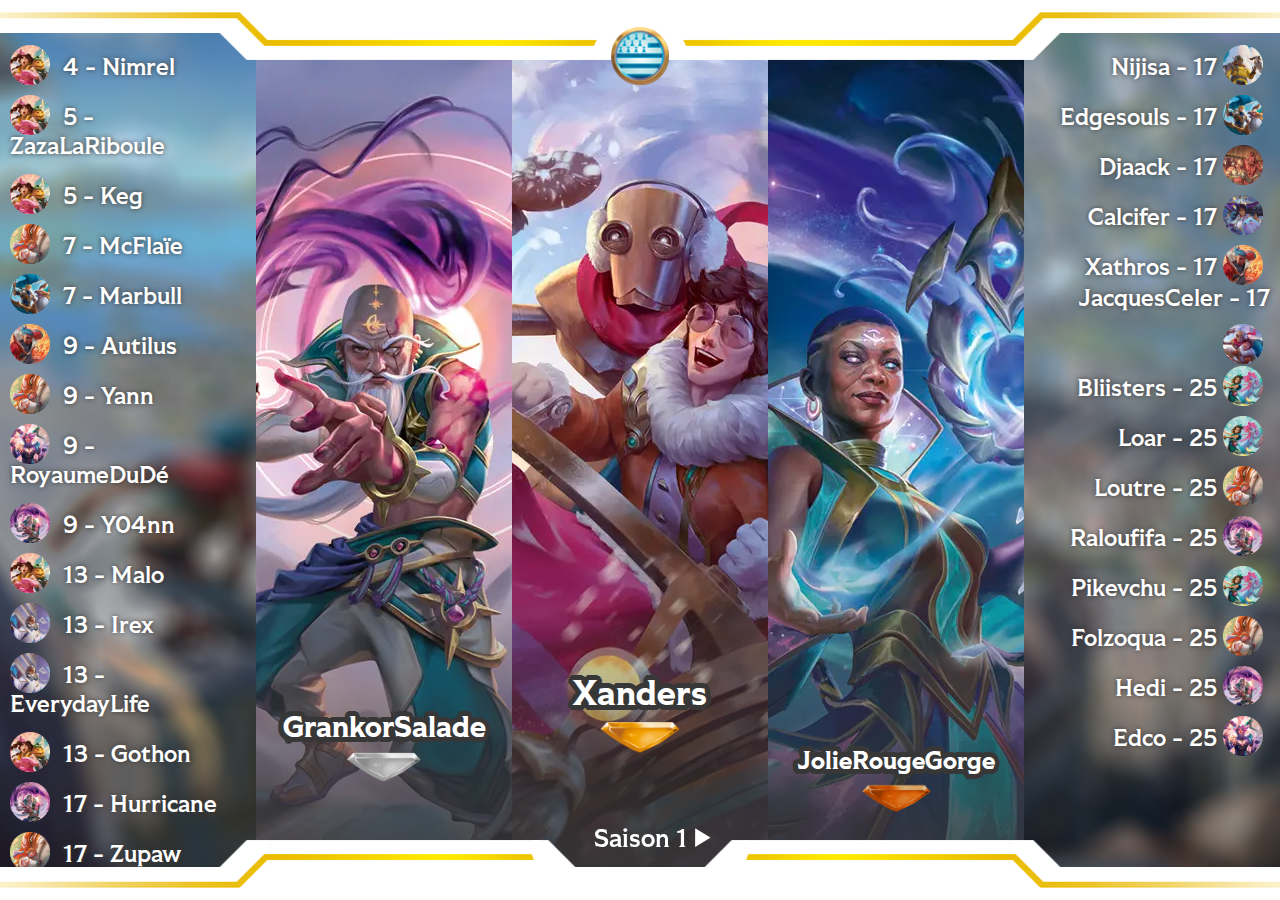
<file: ladder/saison-1.html>
<head>
    <meta charset="UTF-8">
    <title>Altered Rennes Cup - Classement saison 1</title>
    <link rel="icon" type="image/png" href="images/favicon.png">
</head>
<style>
    @font-face {
        font-family: 'Tiller';
        font-weight: 300;
        src:  url('../images/Tiller-Demi.otf') format('opentype');
    }
    @font-face {
        font-family: 'Tiller';
        font-weight: 600;
        src:  url('../images/Tiller-Bold.otf') format('opentype');
    }
    @font-face {
        font-family: 'Work Sans';
        font-style: normal;
        font-weight: 300;
        src: url(https://fonts.gstatic.com/s/worksans/v19/QGY_z_wNahGAdqQ43RhVcIgYT2Xz5u32KxfXBiEJow.ttf) format('truetype');
    }
    @font-face {
        font-family: 'Work Sans';
        font-style: normal;
        font-weight: 400;
        src: url(https://fonts.gstatic.com/s/worksans/v19/QGY_z_wNahGAdqQ43RhVcIgYT2Xz5u32K0nXBiEJow.ttf) format('truetype');
    }
    @font-face {
        font-family: 'Work Sans';
        font-style: normal;
        font-weight: 600;
        src: url(https://fonts.gstatic.com/s/worksans/v19/QGY_z_wNahGAdqQ43RhVcIgYT2Xz5u32K5fQBiEJow.ttf) format('truetype');
    }
    @font-face {
        font-family: 'Work Sans';
        font-style: normal;
        font-weight: 700;
        src: url(https://fonts.gstatic.com/s/worksans/v19/QGY_z_wNahGAdqQ43RhVcIgYT2Xz5u32K67QBiEJow.ttf) format('truetype');
    }
    body {
        padding: 0;
        margin: 0;
        background-image: url('../images/bg-ladder.png');
        background-attachment: fixed;
        background-size: cover;
        background-position: center;
    }
    .topbar, .botbar{
        position: fixed;
        height: 60px;
        width: 100%;
        z-index: 1;
    }
    .botbar {
        bottom: 0;
    }
    .topbar .banner {
        position: absolute;
        height: 60px;
        width: 100%;
        background-image: url('../images/topbar.png');
        background-repeat: no-repeat;
        background-position: center;
    }
    .topbar .fill {
        position: absolute;
        background-color: #ffffff;
        height: 33px;
        width: 100%;
    }
    .topbar .logo {
        position: absolute;
        left: 50%;
        height: 58px;
        width: 58px;
        top: 27px;
        transform: translateX(-50%);
        background-size: contain;
        background-image: url('../images/favicon.png');
    }
    .botbar .banner {
        position: absolute;
        height: 60px;
        width: 100%;
        background-image: url('../images/botbar.png');
        background-repeat: no-repeat;
        background-position: center;
    }
    .botbar .fill {
        position: absolute;
        background-color: #ffffff;
        height: 33px;
        bottom: 0;
        width: 100%;
    }
    .botbar .slider {
        color: white;
        font-family: "Tiller", sans-serif;
        text-shadow: rgb(55, 55, 55) 0px 0px 5px;
        font-size: 26px;
        width: 100%;
        text-align: center;
        transform: translateY(-15px);
    }
    .botbar .slider .arrow-right, .botbar .slider .arrow-left {
        display: inline-block;
        background-size: contain;
        background-repeat: no-repeat;
        background-position: center;
        cursor: pointer;
        width: 19px;
        height: 19px;
    }
    .botbar .slider .arrow-right {
        background-image: url('../images/arrow-right.png');
    }
    .content {
        display: flex;
        position: absolute;
        width: 100%;
        height: 100%;
    }
    .ladder {
        flex: 1;
        padding-top: 35px;
    }
    .ladder:last-child {
        text-align: right;
    }
    .podium {
        height: 100%;
        flex: 3;
        display: flex;
    }
    .podium div {
        flex: 1 1 0px;
        background-position: center 30px;
        vertical-align: middle;
    }
    .afanas {
        background-image: url('../images/heroes/afanas.png');
    }
    .lindiwe {
        background-image: url('../images/heroes/lindiwe.png');
    }
    .treyst {
        background-image: url('../images/heroes/treyst.png');
    }
    .podium div:nth-child(2) .nickname {
        margin-top: 75vh;
        font-size: 35px;
    }
    .podium div:first-child .nickname {
        margin-top: 79vh;
        font-size: 30px;
    }
    .podium div:nth-child(3) .nickname {
        margin-top: 83vh;
        font-size: 25px;
    }
    .podium div .nickname {
        width: 100%;
        text-align: center;
        bottom: 100px;
        color: white;
        font-family: "Tiller", sans-serif;
        text-shadow: rgb(55, 55, 55) 5px 0px 0px, rgb(55, 55, 55) 4.90033px 0.993347px 0px, rgb(55, 55, 55) 4.60531px 1.94709px 0px, rgb(55, 55, 55) 4.12668px 2.82321px 0px, rgb(55, 55, 55) 3.48353px 3.58678px 0px, rgb(55, 55, 55) 2.70151px 4.20736px 0px, rgb(55, 55, 55) 1.81179px 4.6602px 0px, rgb(55, 55, 55) 0.849836px 4.92725px 0px, rgb(55, 55, 55) -0.145998px 4.99787px 0px, rgb(55, 55, 55) -1.13601px 4.86924px 0px, rgb(55, 55, 55) -2.08073px 4.54649px 0px, rgb(55, 55, 55) -2.94251px 4.04248px 0px, rgb(55, 55, 55) -3.68697px 3.37732px 0px, rgb(55, 55, 55) -4.28444px 2.57751px 0px, rgb(55, 55, 55) -4.71111px 1.67494px 0px, rgb(55, 55, 55) -4.94996px 0.7056px 0px, rgb(55, 55, 55) -4.99147px -0.291871px 0px, rgb(55, 55, 55) -4.83399px -1.27771px 0px, rgb(55, 55, 55) -4.48379px -2.2126px 0px, rgb(55, 55, 55) -3.95484px -3.05929px 0px, rgb(55, 55, 55) -3.26822px -3.78401px 0px, rgb(55, 55, 55) -2.4513px -4.35788px 0px, rgb(55, 55, 55) -1.53666px -4.75801px 0px, rgb(55, 55, 55) -0.560763px -4.96845px 0px, rgb(55, 55, 55) 0.437495px -4.98082px 0px, rgb(55, 55, 55) 1.41831px -4.79462px 0px, rgb(55, 55, 55) 2.34258px -4.41727px 0px, rgb(55, 55, 55) 3.17346px -3.86382px 0px, rgb(55, 55, 55) 3.87783px -3.15633px 0px, rgb(55, 55, 55) 4.4276px -2.32301px 0px, rgb(55, 55, 55) 4.80085px -1.39708px 0px, rgb(55, 55, 55) 4.98271px -0.415447px 0px;
        font-size: 27px;
        font-weight: 700;
    }
    .podium div .gem {
        background-size: contain;
        background-repeat: no-repeat;
        background-position: top;
        height:62px;
        width: 82px;
        margin-left: 50%;
        transform: translateX(-50%);
        margin-top:5px;
    }
    .podium div .gem.copper {
        background-image: url('../images/copper-emblem.png');
    }
    .podium div .gem.silver {
        background-image: url('../images/silver-emblem.png');
    }
    .podium div .gem.gold {
        background-image: url('../images/gold-emblem.png');
    }
    .player {
        color: white;
        font-family: "Tiller", sans-serif;
        text-shadow: rgb(55, 55, 55) 0px 0px 5px;
        font-size: 24px;
        padding: 0 10px 2px 10px;
    }
    .player span {
        display: inline-block;
        background-size: contain;
        background-repeat: no-repeat;
        background-position: center;
        transform: translateY(10px);
        margin-right: 7px;
        width: 40px;
        height: 40px;
    }
    .sierra-round {
        background-image: url('../images/heroes/sierra-round.png');
    }
    .treyst-round {
        background-image: url('../images/heroes/treyst-round.png');
    }
    .subhash-round {
        background-image: url('../images/heroes/subhash-round.png');
    }
    .atsadi-round {
        background-image: url('../images/heroes/atsadi-round.png');
    }
    .basira-round {
        background-image: url('../images/heroes/basira-round.png');
    }
    .kojo-round {
        background-image: url('../images/heroes/kojo-round.png');
    }
    .fen-round {
        background-image: url('../images/heroes/fen-round.png');
    }
    .auraq-round {
        background-image: url('../images/heroes/auraq-round.png');
    }
    .nevenka-round {
        background-image: url('../images/heroes/nevenka-round.png');
    }
    .teija-round {
        background-image: url('../images/heroes/teija-round.png');
    }
    .rin-round {
        background-image: url('../images/heroes/rin-round.png');
    }
    .arjun-round {
        background-image: url('../images/heroes/arjun-round.png');
    }
    .sigismar-round {
        background-image: url('../images/heroes/sigismar-round.png');
    }
    .waru-round {
        background-image: url('../images/heroes/waru-round.png');
    }
    .gulrang-round {
        background-image: url('../images/heroes/gulrang-round.png');
    }
    .afanas-round {
        background-image: url('../images/heroes/afanas-round.png');
    }
    .lindiwe-round {
        background-image: url('../images/heroes/lindiwe-round.png');
    }
    .akesha-round {
        background-image: url('../images/heroes/akesha-round.png');
    }
</style>
<body>
    <div class="topbar">
        <div class="fill"></div>
        <div class="banner"></div>
        <div class="logo"></div>
    </div>
    <div class="botbar">
        <div class="fill"></div>
        <div class="banner"></div>
        <div class="slider"><span class="arrow-left"></span> Saison 1 <span class="arrow-right" onclick="location.href = 'saison-2.html';"></span></div>
    </div>
    <div class="content">
        <div class="ladder">
            <div class="player"><span class="fen-round"></span> 4 - Nimrel</div>
            <div class="player"><span class="fen-round"></span> 5 - ZazaLaRiboule</div>
            <div class="player"><span class="fen-round"></span> 5 - Keg</div>
            <div class="player"><span class="teija-round"></span> 7 - McFlaïe</div>
            <div class="player"><span class="sigismar-round"></span> 7 - Marbull</div>
            <div class="player"><span class="kojo-round"></span> 9 - Autilus</div>
            <div class="player"><span class="teija-round"></span> 9 - Yann</div>
            <div class="player"><span class="auraq-round"></span> 9 - RoyaumeDuDé</div>
            <div class="player"><span class="afanas-round"></span> 9 - Y04nn</div>
            <div class="player"><span class="fen-round"></span> 13 - Malo</div>
            <div class="player"><span class="waru-round"></span> 13 - Irex</div>
            <div class="player"><span class="waru-round"></span> 13 - EverydayLife</div>
            <div class="player"><span class="fen-round"></span> 13 - Gothon</div>
            <div class="player"><span class="afanas-round"></span> 17 - Hurricane</div>
            <div class="player"><span class="teija-round"></span> 17 - Zupaw</div>
        </div>
        <div class="podium">
            <div class="afanas">
                <div class="nickname">GrankorSalade</div>
                <div class="gem silver"></div>
            </div>
            <div class="treyst">
                <div class="nickname">Xanders</div>
                <div class="gem gold"></div>
            </div>
            <div class="lindiwe">
                <div class="nickname">JolieRougeGorge</div>
                <div class="gem copper"></div>
            </div>
        </div>
        <div class="ladder">
            <div class="player">Nijisa - 17 <span class="subhash-round"></span></div>
            <div class="player">Edgesouls - 17 <span class="sigismar-round"></span></div>
            <div class="player">Djaack - 17 <span class="basira-round"></span></div>
            <div class="player">Calcifer - 17 <span class="akesha-round"></span></div>
            <div class="player">Xathros - 17 <span class="kojo-round"></span></div>
            <div class="player">JacquesCeler - 17 <span class="treyst-round"></span></div>
            <div class="player">Bliisters - 25 <span class="rin-round"></span></div>
            <div class="player">Loar - 25 <span class="rin-round"></span></div>
            <div class="player">Loutre - 25 <span class="teija-round"></span></div>
            <div class="player">Raloufifa - 25 <span class="afanas-round"></span></div>
            <div class="player">Pikevchu - 25 <span class="rin-round"></span></div>
            <div class="player">Folzoqua - 25 <span class="teija-round"></span></div>
            <div class="player">Hedi - 25 <span class="afanas-round"></span></div>
            <div class="player">Edco - 25 <span class="auraq-round"></span></div>
        </div>
    </div>
</body>
</file>
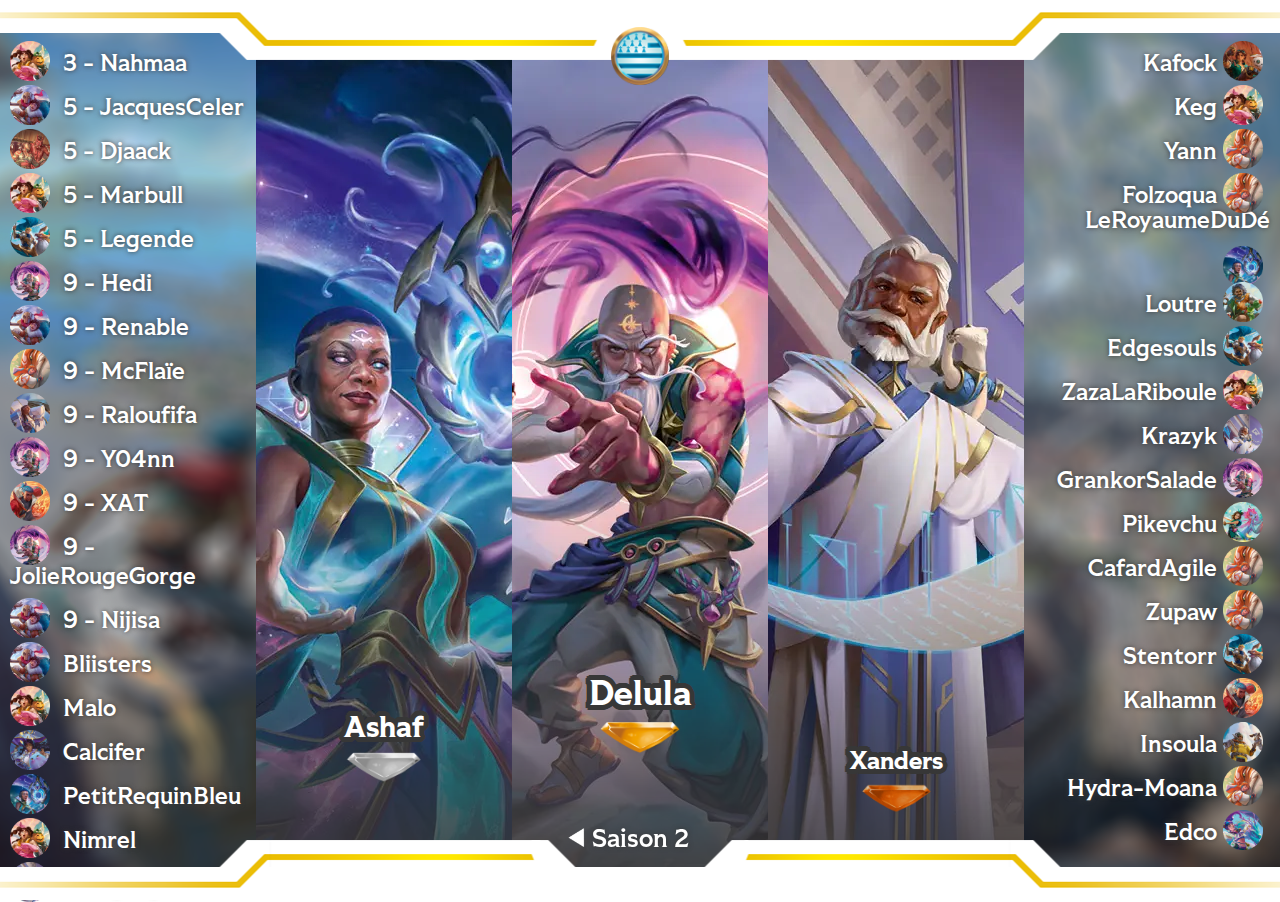
<file: ladder/saison-2.html>
<head>
    <meta charset="UTF-8">
    <title>Altered Rennes Cup - Classement saison 2</title>
    <link rel="icon" type="image/png" href="images/favicon.png">
</head>
<style>
    @font-face {
        font-family: 'Tiller';
        font-weight: 300;
        src:  url('../images/Tiller-Demi.otf') format('opentype');
    }
    @font-face {
        font-family: 'Tiller';
        font-weight: 600;
        src:  url('../images/Tiller-Bold.otf') format('opentype');
    }
    @font-face {
        font-family: 'Work Sans';
        font-style: normal;
        font-weight: 300;
        src: url(https://fonts.gstatic.com/s/worksans/v19/QGY_z_wNahGAdqQ43RhVcIgYT2Xz5u32KxfXBiEJow.ttf) format('truetype');
    }
    @font-face {
        font-family: 'Work Sans';
        font-style: normal;
        font-weight: 400;
        src: url(https://fonts.gstatic.com/s/worksans/v19/QGY_z_wNahGAdqQ43RhVcIgYT2Xz5u32K0nXBiEJow.ttf) format('truetype');
    }
    @font-face {
        font-family: 'Work Sans';
        font-style: normal;
        font-weight: 600;
        src: url(https://fonts.gstatic.com/s/worksans/v19/QGY_z_wNahGAdqQ43RhVcIgYT2Xz5u32K5fQBiEJow.ttf) format('truetype');
    }
    @font-face {
        font-family: 'Work Sans';
        font-style: normal;
        font-weight: 700;
        src: url(https://fonts.gstatic.com/s/worksans/v19/QGY_z_wNahGAdqQ43RhVcIgYT2Xz5u32K67QBiEJow.ttf) format('truetype');
    }
    body {
        padding: 0;
        margin: 0;
        background-image: url('../images/bg-ladder.png');
        background-attachment: fixed;
        background-size: cover;
        background-position: center;
    }
    .topbar, .botbar{
        position: fixed;
        height: 60px;
        width: 100%;
        z-index: 1;
    }
    .botbar {
        bottom: 0;
    }
    .topbar .banner {
        position: absolute;
        height: 60px;
        width: 100%;
        background-image: url('../images/topbar.png');
        background-repeat: no-repeat;
        background-position: center;
    }
    .topbar .fill {
        position: absolute;
        background-color: #ffffff;
        height: 33px;
        width: 100%;
    }
    .topbar .logo {
        position: absolute;
        left: 50%;
        height: 58px;
        width: 58px;
        top: 27px;
        transform: translateX(-50%);
        background-size: contain;
        background-image: url('../images/favicon.png');
    }
    .botbar .banner {
        position: absolute;
        height: 60px;
        width: 100%;
        background-image: url('../images/botbar.png');
        background-repeat: no-repeat;
        background-position: center;
    }
    .botbar .fill {
        position: absolute;
        background-color: #ffffff;
        height: 33px;
        bottom: 0;
        width: 100%;
    }
    .botbar .slider {
        color: white;
        font-family: "Tiller", sans-serif;
        text-shadow: rgb(55, 55, 55) 0px 0px 5px;
        font-size: 26px;
        width: 100%;
        text-align: center;
        transform: translateY(-15px);
    }
    .botbar .slider .arrow-right, .botbar .slider .arrow-left {
        display: inline-block;
        background-size: contain;
        background-repeat: no-repeat;
        background-position: center;
        cursor: pointer;
        width: 19px;
        height: 19px;
    }
    .botbar .slider .arrow-left {
        background-image: url('../images/arrow-left.png');
    }
    .content {
        display: flex;
        position: absolute;
        width: 100%;
        height: 100%;
    }
    .ladder {
        flex: 1;
        padding-top: 35px;
    }
    .ladder:last-child {
        text-align: right;
    }
    .podium {
        height: 100%;
        flex: 3;
        display: flex;
    }
    .podium div {
        flex: 1 1 0px;
        background-position: center 30px;
        vertical-align: middle;
    }
    .podium div:nth-child(2) .nickname {
        margin-top: 75vh;
        font-size: 35px;
    }
    .podium div:first-child .nickname {
        margin-top: 79vh;
        font-size: 30px;
    }
    .podium div:nth-child(3) .nickname {
        margin-top: 83vh;
        font-size: 25px;
    }
    .podium div .nickname {
        width: 100%;
        text-align: center;
        bottom: 100px;
        color: white;
        font-family: "Tiller", sans-serif;
        text-shadow: rgb(55, 55, 55) 5px 0px 0px, rgb(55, 55, 55) 4.90033px 0.993347px 0px, rgb(55, 55, 55) 4.60531px 1.94709px 0px, rgb(55, 55, 55) 4.12668px 2.82321px 0px, rgb(55, 55, 55) 3.48353px 3.58678px 0px, rgb(55, 55, 55) 2.70151px 4.20736px 0px, rgb(55, 55, 55) 1.81179px 4.6602px 0px, rgb(55, 55, 55) 0.849836px 4.92725px 0px, rgb(55, 55, 55) -0.145998px 4.99787px 0px, rgb(55, 55, 55) -1.13601px 4.86924px 0px, rgb(55, 55, 55) -2.08073px 4.54649px 0px, rgb(55, 55, 55) -2.94251px 4.04248px 0px, rgb(55, 55, 55) -3.68697px 3.37732px 0px, rgb(55, 55, 55) -4.28444px 2.57751px 0px, rgb(55, 55, 55) -4.71111px 1.67494px 0px, rgb(55, 55, 55) -4.94996px 0.7056px 0px, rgb(55, 55, 55) -4.99147px -0.291871px 0px, rgb(55, 55, 55) -4.83399px -1.27771px 0px, rgb(55, 55, 55) -4.48379px -2.2126px 0px, rgb(55, 55, 55) -3.95484px -3.05929px 0px, rgb(55, 55, 55) -3.26822px -3.78401px 0px, rgb(55, 55, 55) -2.4513px -4.35788px 0px, rgb(55, 55, 55) -1.53666px -4.75801px 0px, rgb(55, 55, 55) -0.560763px -4.96845px 0px, rgb(55, 55, 55) 0.437495px -4.98082px 0px, rgb(55, 55, 55) 1.41831px -4.79462px 0px, rgb(55, 55, 55) 2.34258px -4.41727px 0px, rgb(55, 55, 55) 3.17346px -3.86382px 0px, rgb(55, 55, 55) 3.87783px -3.15633px 0px, rgb(55, 55, 55) 4.4276px -2.32301px 0px, rgb(55, 55, 55) 4.80085px -1.39708px 0px, rgb(55, 55, 55) 4.98271px -0.415447px 0px;
        font-size: 27px;
        font-weight: 700;
    }
    .podium div .gem {
        background-size: contain;
        background-repeat: no-repeat;
        background-position: top;
        height:62px;
        width: 82px;
        margin-left: 50%;
        transform: translateX(-50%);
        margin-top:5px;
    }
    .podium div .gem.copper {
        background-image: url('../images/copper-emblem.png');
    }
    .podium div .gem.silver {
        background-image: url('../images/silver-emblem.png');
    }
    .podium div .gem.gold {
        background-image: url('../images/gold-emblem.png');
    }
    .player {
        color: white;
        font-family: "Tiller", sans-serif;
        text-shadow: rgb(55, 55, 55) 0px 0px 5px;
        font-size: 24px;
        padding: 0 10px;
        margin-top: -4px;
    }
    .player span {
        display: inline-block;
        background-size: contain;
        background-repeat: no-repeat;
        background-position: center;
        transform: translateY(10px);
        margin-right: 7px;
        width: 40px;
        height: 40px;
    }
    .sierra {
        background-image: url('../images/heroes/sierra.png');
    }
    .treyst {
        background-image: url('../images/heroes/treyst.png');
    }
    .subhash {
        background-image: url('../images/heroes/subhash.png');
    }
    .atsadi {
        background-image: url('../images/heroes/atsadi.png');
    }
    .basira {
        background-image: url('../images/heroes/basira.png');
    }
    .kojo {
        background-image: url('../images/heroes/kojo.png');
    }
    .fen {
        background-image: url('../images/heroes/fen.png');
    }
    .auraq {
        background-image: url('../images/heroes/auraq.png');
    }
    .nevenka {
        background-image: url('../images/heroes/nevenka.png');
    }
    .teija {
        background-image: url('../images/heroes/teija.png');
    }
    .rin {
        background-image: url('../images/heroes/rin.png');
    }
    .arjun {
        background-image: url('../images/heroes/arjun.png');
    }
    .sigismar {
        background-image: url('../images/heroes/sigismar.png');
    }
    .waru {
        background-image: url('../images/heroes/waru.png');
    }
    .gulrang {
        background-image: url('../images/heroes/gulrang.png');
    }
    .afanas {
        background-image: url('../images/heroes/afanas.png');
    }
    .lindiwe {
        background-image: url('../images/heroes/lindiwe.png');
    }
    .akesha {
        background-image: url('../images/heroes/akesha.png');
    }
    .none {
        background-image: url('../images/heroes/none.png');
    }
    .sierra-round {
        background-image: url('../images/heroes/sierra-round.png');
    }
    .treyst-round {
        background-image: url('../images/heroes/treyst-round.png');
    }
    .subhash-round {
        background-image: url('../images/heroes/subhash-round.png');
    }
    .atsadi-round {
        background-image: url('../images/heroes/atsadi-round.png');
    }
    .basira-round {
        background-image: url('../images/heroes/basira-round.png');
    }
    .kojo-round {
        background-image: url('../images/heroes/kojo-round.png');
    }
    .fen-round {
        background-image: url('../images/heroes/fen-round.png');
    }
    .auraq-round {
        background-image: url('../images/heroes/auraq-round.png');
    }
    .nevenka-round {
        background-image: url('../images/heroes/nevenka-round.png');
    }
    .teija-round {
        background-image: url('../images/heroes/teija-round.png');
    }
    .rin-round {
        background-image: url('../images/heroes/rin-round.png');
    }
    .arjun-round {
        background-image: url('../images/heroes/arjun-round.png');
    }
    .sigismar-round {
        background-image: url('../images/heroes/sigismar-round.png');
    }
    .waru-round {
        background-image: url('../images/heroes/waru-round.png');
    }
    .gulrang-round {
        background-image: url('../images/heroes/gulrang-round.png');
    }
    .afanas-round {
        background-image: url('../images/heroes/afanas-round.png');
    }
    .lindiwe-round {
        background-image: url('../images/heroes/lindiwe-round.png');
    }
    .akesha-round {
        background-image: url('../images/heroes/akesha-round.png');
    }
    .none-round {
        background-image: url('../images/heroes/none-round.png');
    }
</style>
<body>
    <div class="topbar">
        <div class="fill"></div>
        <div class="banner"></div>
        <div class="logo"></div>
    </div>
    <div class="botbar">
        <div class="fill"></div>
        <div class="banner"></div>
        <div class="slider"><span class="arrow-left" onclick="location.href = 'saison-1.html';"></span> Saison 2 <span class="arrow-right"></span></div>
    </div>
    <div class="content">
        <div class="ladder">
            <div class="player"><span class="fen-round"></span> 3 - Nahmaa</div>
            <div class="player"><span class="treyst-round"></span> 5 - JacquesCeler</div>
            <div class="player"><span class="basira-round"></span> 5 - Djaack</div>
            <div class="player"><span class="fen-round"></span> 5 - Marbull</div>
            <div class="player"><span class="sigismar-round"></span> 5 - Legende</div>
            <div class="player"><span class="afanas-round"></span> 9 - Hedi</div>
            <div class="player"><span class="treyst-round"></span> 9 - Renable</div>
            <div class="player"><span class="teija-round"></span> 9 - McFlaïe</div>
            <div class="player"><span class="gulrang-round"></span> 9 - Raloufifa</div>
            <div class="player"><span class="afanas-round"></span> 9 - Y04nn</div>
            <div class="player"><span class="kojo-round"></span> 9 - XAT</div>
            <div class="player"><span class="afanas-round"></span> 9 - JolieRougeGorge</div>
            <div class="player"><span class="treyst-round"></span> 9 - Nijisa</div>
            <div class="player"><span class="treyst-round"></span> Bliisters</div>
            <div class="player"><span class="fen-round"></span> Malo</div>
            <div class="player"><span class="akesha-round"></span> Calcifer</div>
            <div class="player"><span class="lindiwe-round"></span> PetitRequinBleu</div>
            <div class="player"><span class="fen-round"></span> Nimrel</div>
            <div class="player"><span class="waru-round"></span> EverydayLife</div>
        </div>
        <div class="podium">
            <div class="lindiwe">
                <div class="nickname">Ashaf</div>
                <div class="gem silver"></div>
            </div>
            <div class="afanas">
                <div class="nickname">Delula</div>
                <div class="gem gold"></div>
            </div>
            <div class="waru">
                <div class="nickname">Xanders</div>
                <div class="gem copper"></div>
            </div>
        </div>
        <div class="ladder">
            <div class="player">Kafock <span class="sierra-round"></span></div>
            <div class="player">Keg <span class="fen-round"></span></div>
            <div class="player">Yann <span class="teija-round"></span></div>
            <div class="player">Folzoqua <span class="teija-round"></span></div>
            <div class="player">LeRoyaumeDuDé <span class="lindiwe-round"></span></div>
            <div class="player">Loutre <span class="arjun-round"></span></div>
            <div class="player">Edgesouls <span class="sigismar-round"></span></div>
            <div class="player">ZazaLaRiboule <span class="fen-round"></span></div>
            <div class="player">Krazyk <span class="waru-round"></span></div>
            <div class="player">GrankorSalade <span class="afanas-round"></span></div>
            <div class="player">Pikevchu <span class="rin-round"></span></div>
            <div class="player">CafardAgile <span class="teija-round"></span></div>
            <div class="player">Zupaw <span class="teija-round"></span></div>
            <div class="player">Stentorr <span class="sigismar-round"></span></div>
            <div class="player">Kalhamn <span class="kojo-round"></span></div>
            <div class="player">Insoula <span class="subhash-round"></span></div>
            <div class="player">Hydra-Moana <span class="teija-round"></span></div>
            <div class="player">Edco <span class="nevenka-round"></span></div>
        </div>
    </div>
</body>
</file>
